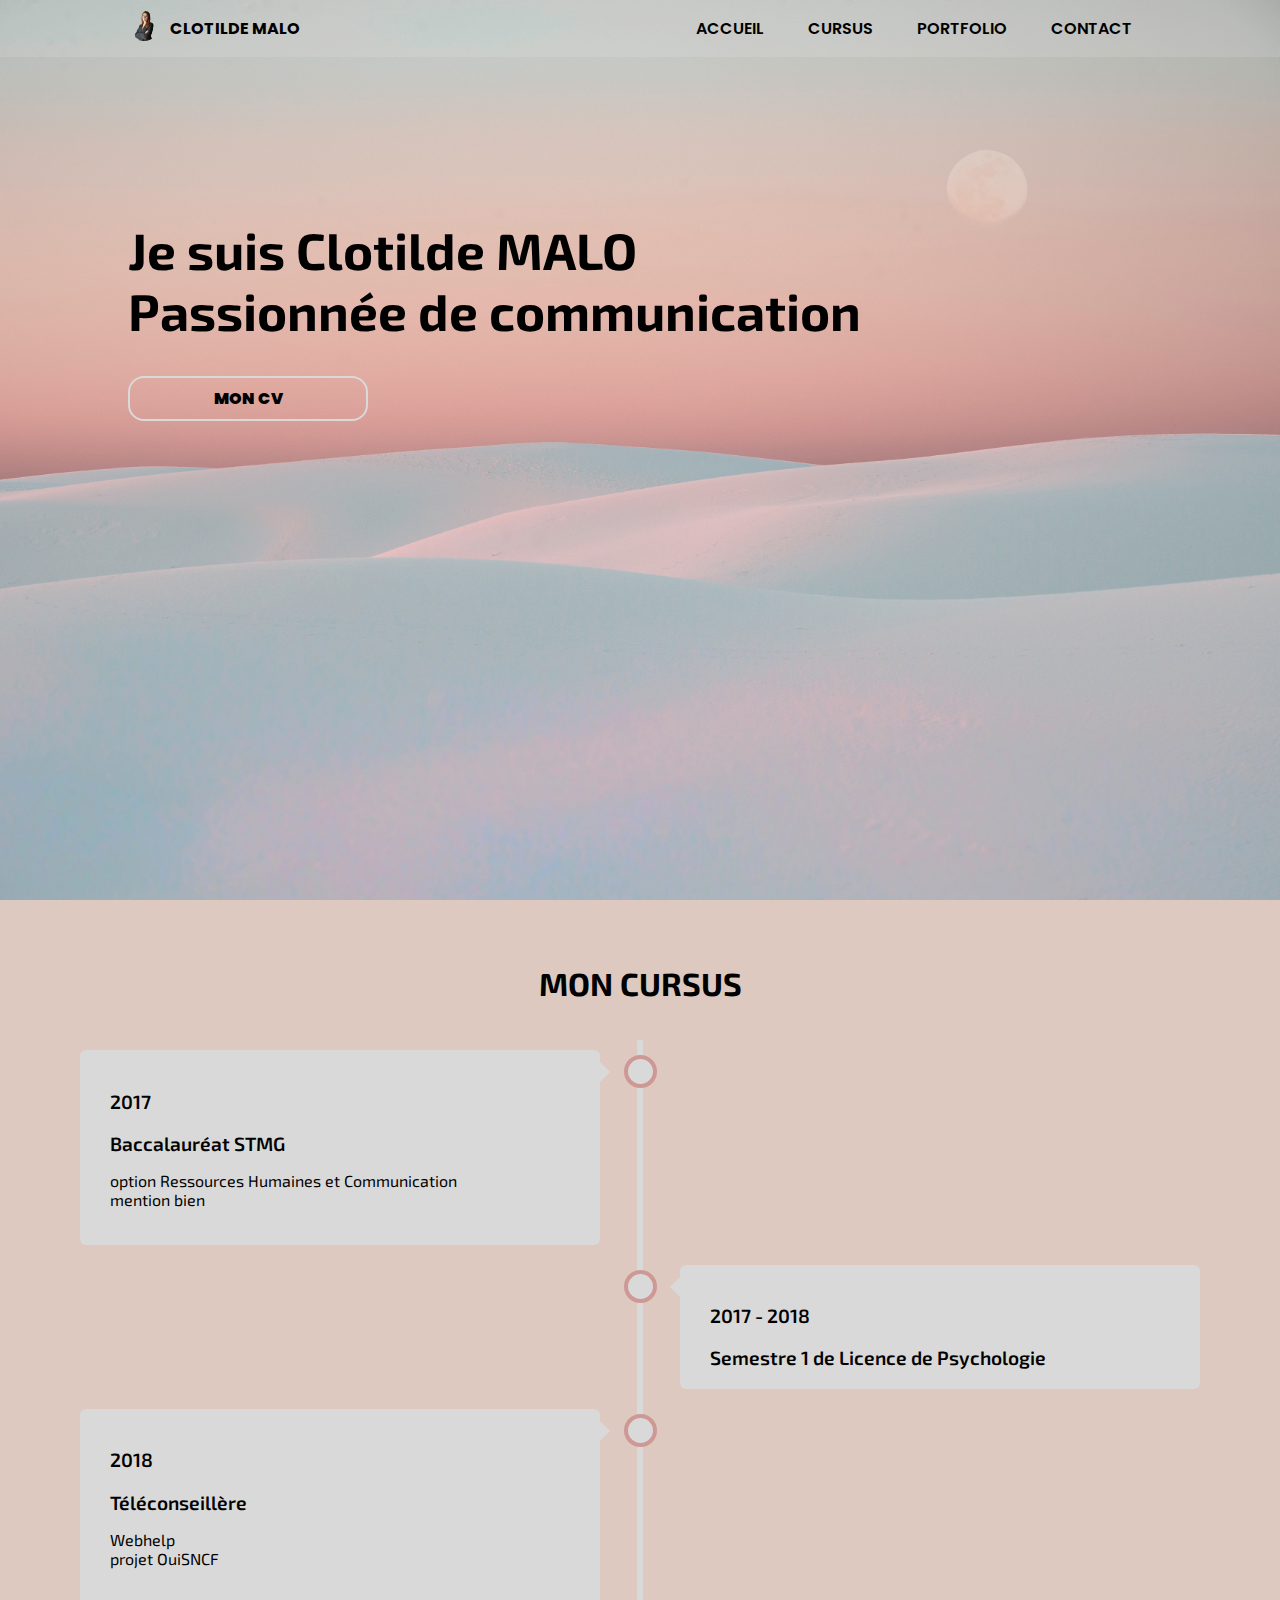
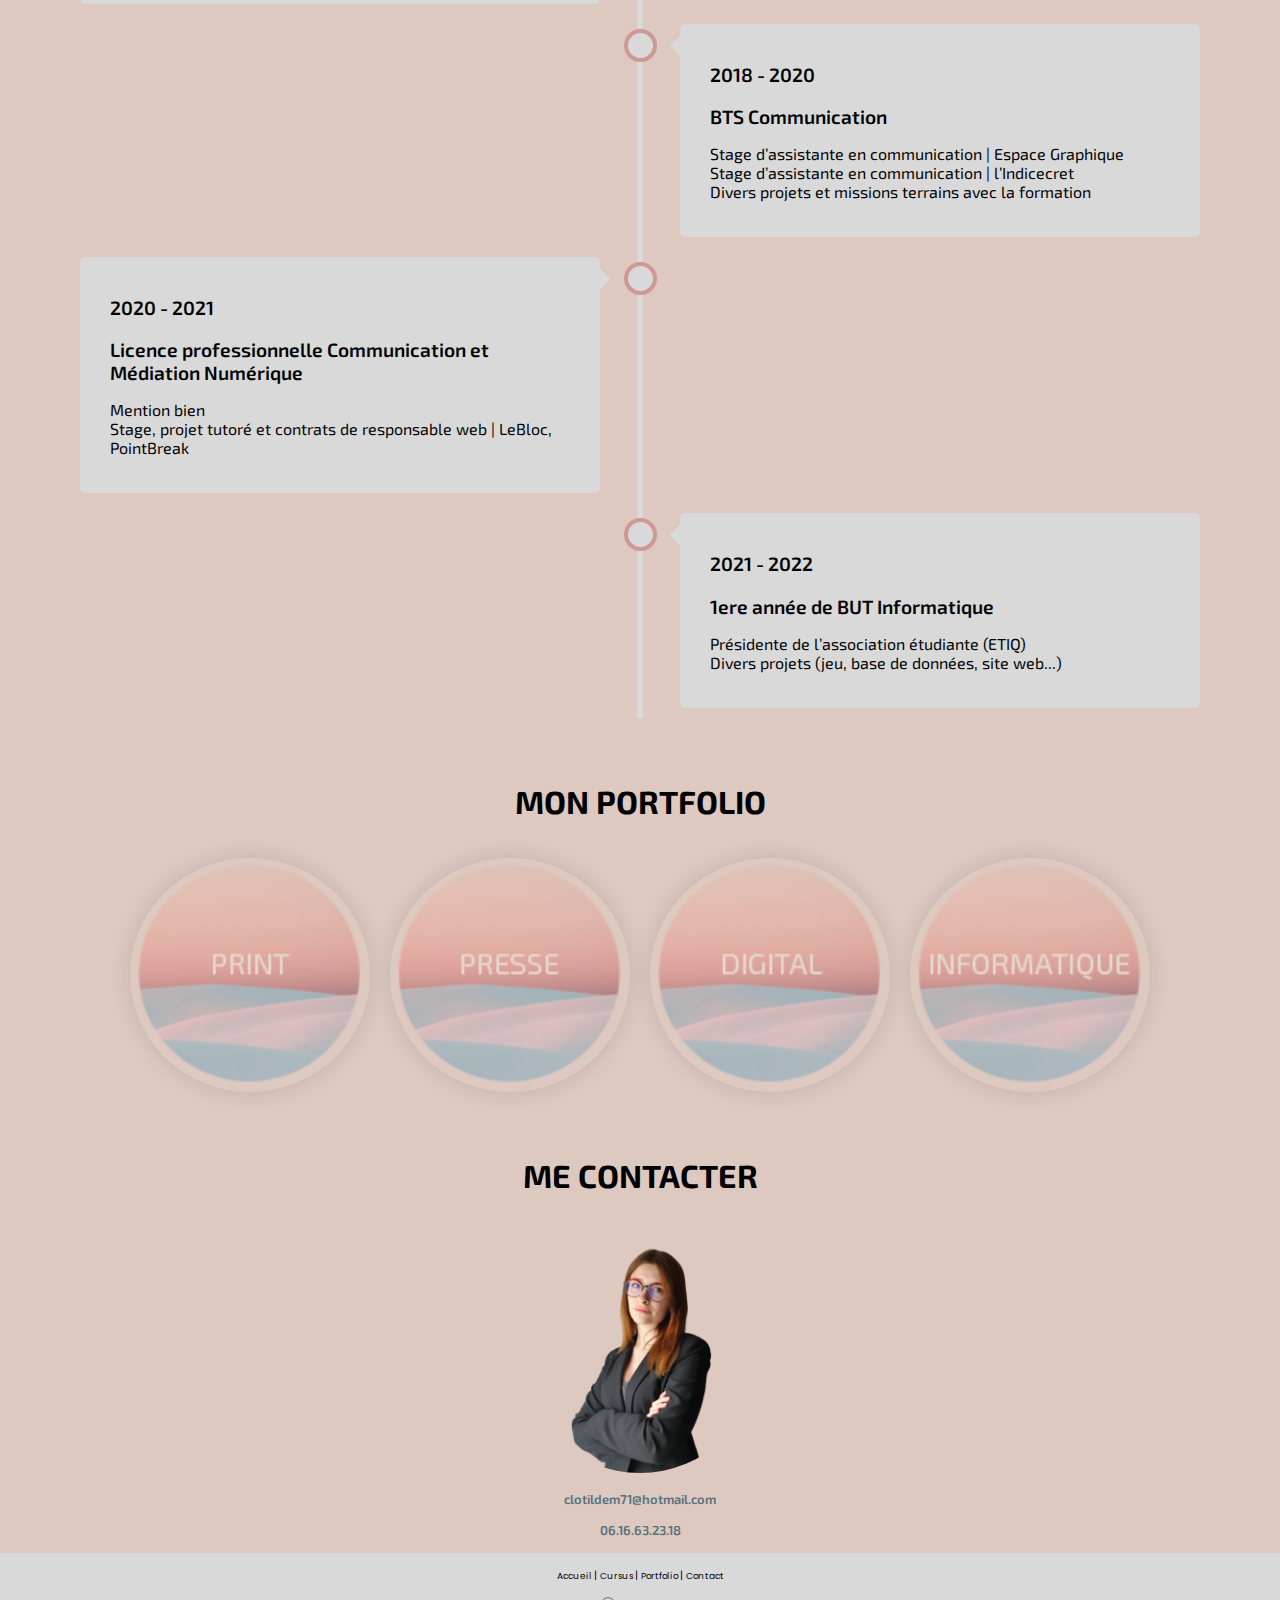
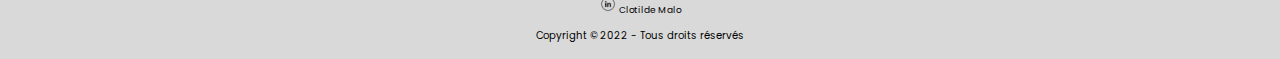
<file: index.html>
<!DOCTYPE html>
<html lang="fr">

    <head>
        <meta charset="UTF-8">
        <meta http-equiv="X-UA-Compatible" content="IE=edge">
        <meta name="autor" content="Clotilde MALO">
        <meta name="keywords" content="Portfolio, communication, informatique, Clotilde, Malo">
        <meta name="copyright" content="Clotilde MALO">
        <meta name="viewport" content="width=device-width, initial-scale=1.0">
        <title>Portfolio Clotilde MALO </title>
        <link rel="icon" href="images/Clotilde.png">
        <link rel ="apple-touch-icon" href="images/Clotilde.png">
        <link rel="stylesheet" href="styles.css">
    </head>

	<body>
    <div class="banner">
        <!--- Barre de navigation-->
		<nav>
			<div class="profile" id="accueil">
                <a href="index.html#accueil">
				<img src="images/Clotilde.png" alt="profile photo" />
                </a>
				<h1> <a href="index.html#accueil">Clotilde Malo</a></h1>
			</div>
            
            <ul>
                
                    <li>
                        <a href="index.html#accueil">Accueil</a>
                    </li>
                    

                
                <li>
                    <a href="index.html#cursus">Cursus</a>
                </li> 
               

                
                <li>
                    <a href="index.html#portfolio"> Portfolio</a>
                </li>
                

                
                    <li>
                        <a href="index.html#contact">Contact</a>
                    </li>
                
            </ul>

        </nav>
        <!--- Accueil-->
        <header>
            <div class="accueil">
                <h1> Je suis Clotilde MALO <br> 
                Passionnée de communication
                </h1>
                <a href= "docs/CV_ClotildeMALO.pdf" target="_blank">
                <button class="btn"> <span></span>Mon CV </button>
                </a>
                    
            </div>
        </header>

    </div>
        <main>
            <!--- Cursus-->
            <div class="cursus" id="cursus">
                <h2> Mon cursus </h2>

                <div class="timeline">
       
                    <div class="container left">
                        <div class="content">
                            <h3> 2017 </h3>
                            <h3> Baccalauréat STMG </h3>
                            <p> option Ressources Humaines et Communication </br> mention bien </p>
                        </div>
                    </div>

                    <div class="container right">
                        <div class="content">
                            <h3> 2017 - 2018 </h3>
                            <h3> Semestre 1 de Licence de Psychologie </h3>
                        </div>
                    </div>

                    <div class="container left">
                        <div class="content">
                            <h3> 2018 </h3>
                            <h3> Téléconseillère </h3>
                        <p> Webhelp </br> projet OuiSNCF</p>
                        </div>
                    </div>

                    <div class="container right">
                        <div class="content">
                            <h3> 2018 - 2020 </h3>
                            <h3> BTS Communication </h3>
                            <p> Stage d’assistante en communication  | Espace Graphique </br>
                                Stage d’assistante en communication | l’Indicecret </br>
                                Divers projets et missions terrains avec la formation</p>
                        </div>
                    </div>

                    <div class="container left">
                        <div class="content">
                            <h3> 2020 - 2021 </h3>
                            <h3> Licence professionnelle Communication et Médiation Numérique </h3>
                            <p> Mention bien </br>
                                Stage, projet tutoré et contrats de responsable web | LeBloc, PointBreak</p>
                        </div>
                    </div>

                    <div class="container right">
                        <div class="content">
                            <h3> 2021 - 2022 </h3>
                            <h3> 1ere année de BUT Informatique </h3>
                            <p> Présidente de l’association étudiante (ETIQ) </br>
                                Divers projets (jeu, base de données, site web...)</p>
                        </div>
                    </div>

            </div>

             <!--- Portfolio-->
            <div class="portfolio" id="portfolio">
                <h2> Mon portfolio </h2>
                <div class="containPortfolio">
                    <div class="box">
                        <a href="print.html">
                            <img src="images/print.png" alt="print" title="Print" />
                        </a>
                    </div>
                
                    <div class="box">
                        <a href="presse.html">
                            <img src="images/presse.png" alt="presse" title="Presse"/>
                        </a>
                    </div>

                

                    <div class="box">
                        <a href="digital.html">
                            <img src="images/digital.png" alt="digital" title="Digital" />
                        </a>
                    </div>

                    <div class="box">
                        <a href="info.html">
                            <img src="images/info.png" alt="informatique" title="Informatique" />
                        </a>
                    </div>
                </div>
            </div>

            <!--- Contact-->
            <div class="contact" id="contact">
                <h2> Me contacter </h2>
                <img src="images/Clotilde.png" alt="Clotilde MALO">
                <p><a href="mailto:clotildem71@hotmail.com">clotildem71@hotmail.com </a></p>
                <p> <a href="tel:0616632318">06.16.63.23.18 </a> </p>
            </div>
        </main>
         <!--- Footer-->
        <footer>
            <p> 
                <a href="index.html#accueil"> Accueil </a> | <a href="index.html#cursus"> Cursus </a> | <a href="index.html#portfolio"> Portfolio </a> | <a href="index.html#contact"> Contact </a>
            </p>
            <p>
                <a href="https://www.linkedin.com/in/clotilde-malo/"> <img src="images/linkedin.png" alt="LinkedIn" title="LinkedIn Clotilde MALO"/> Clotilde Malo</a>
            </p>
            <p> Copyright © 2022 - Tous droits réservés </p>

        </footer>
    </body>
</html>
</file>
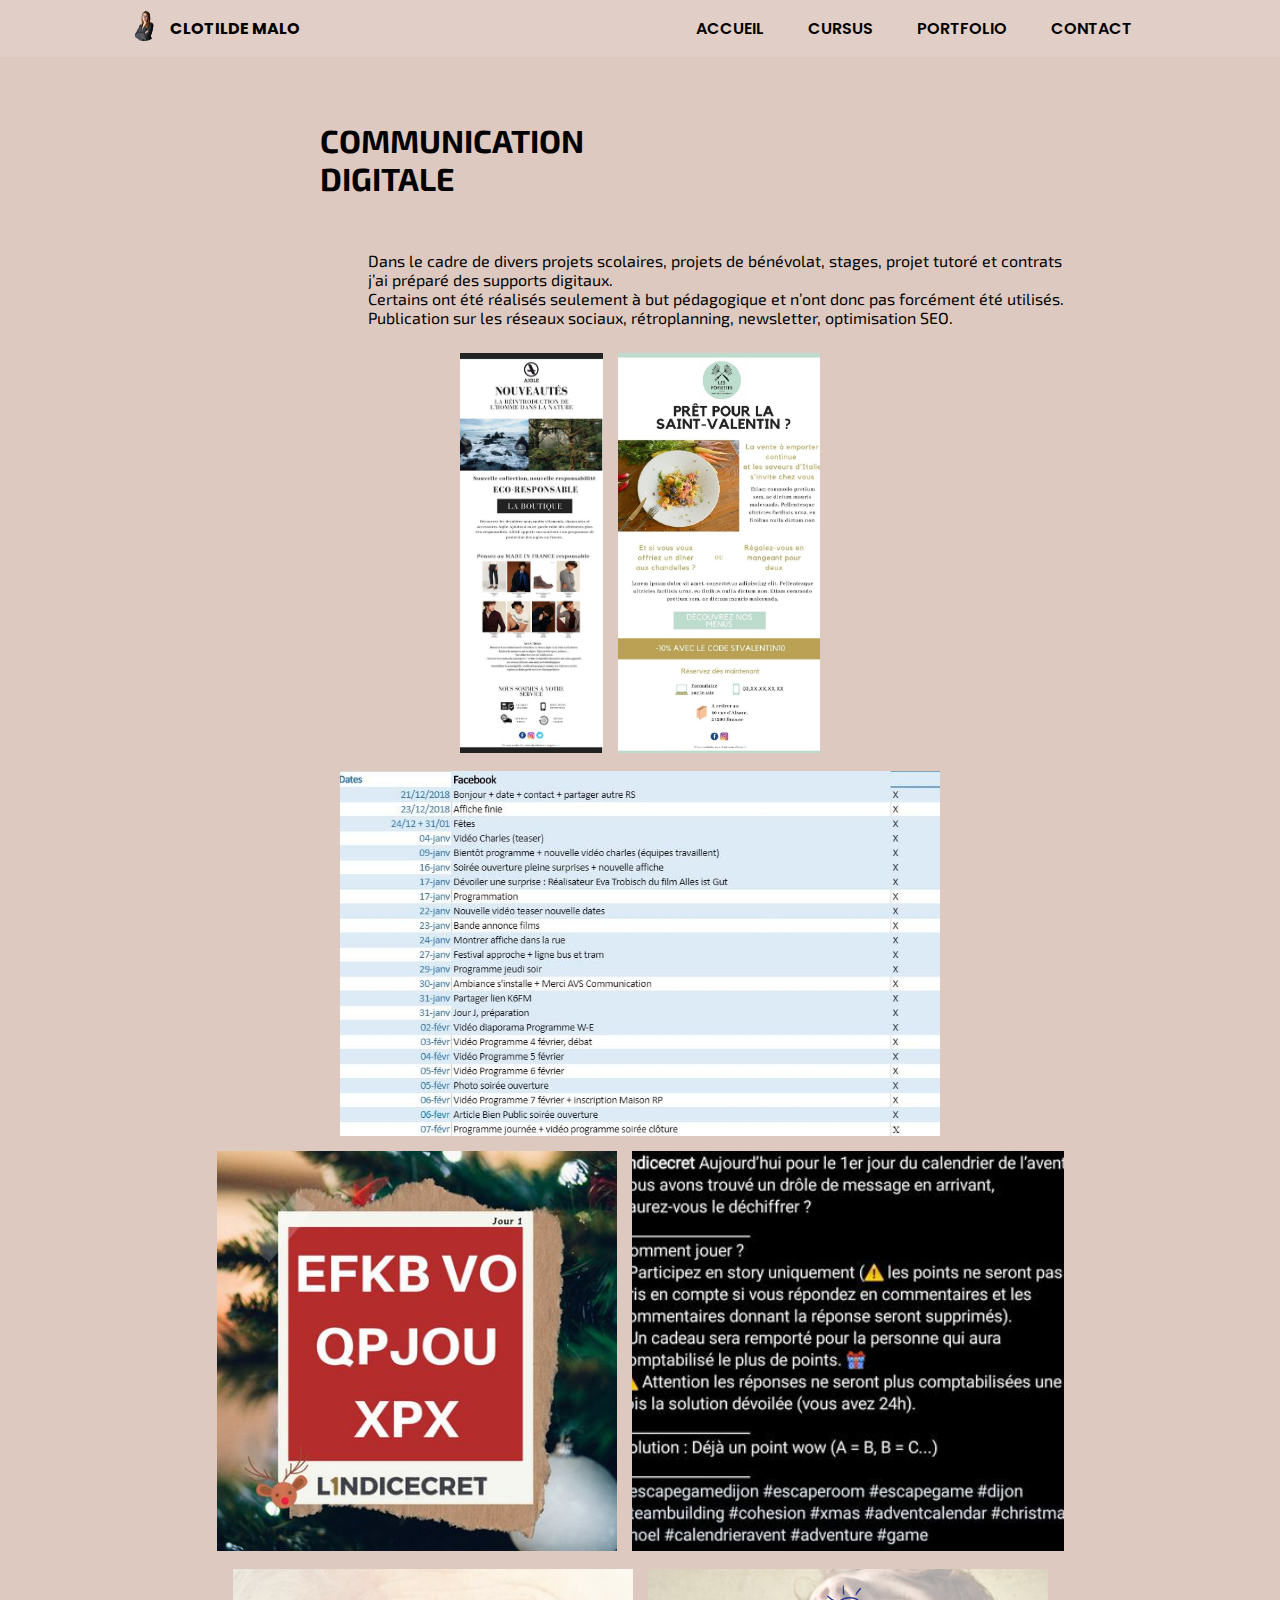
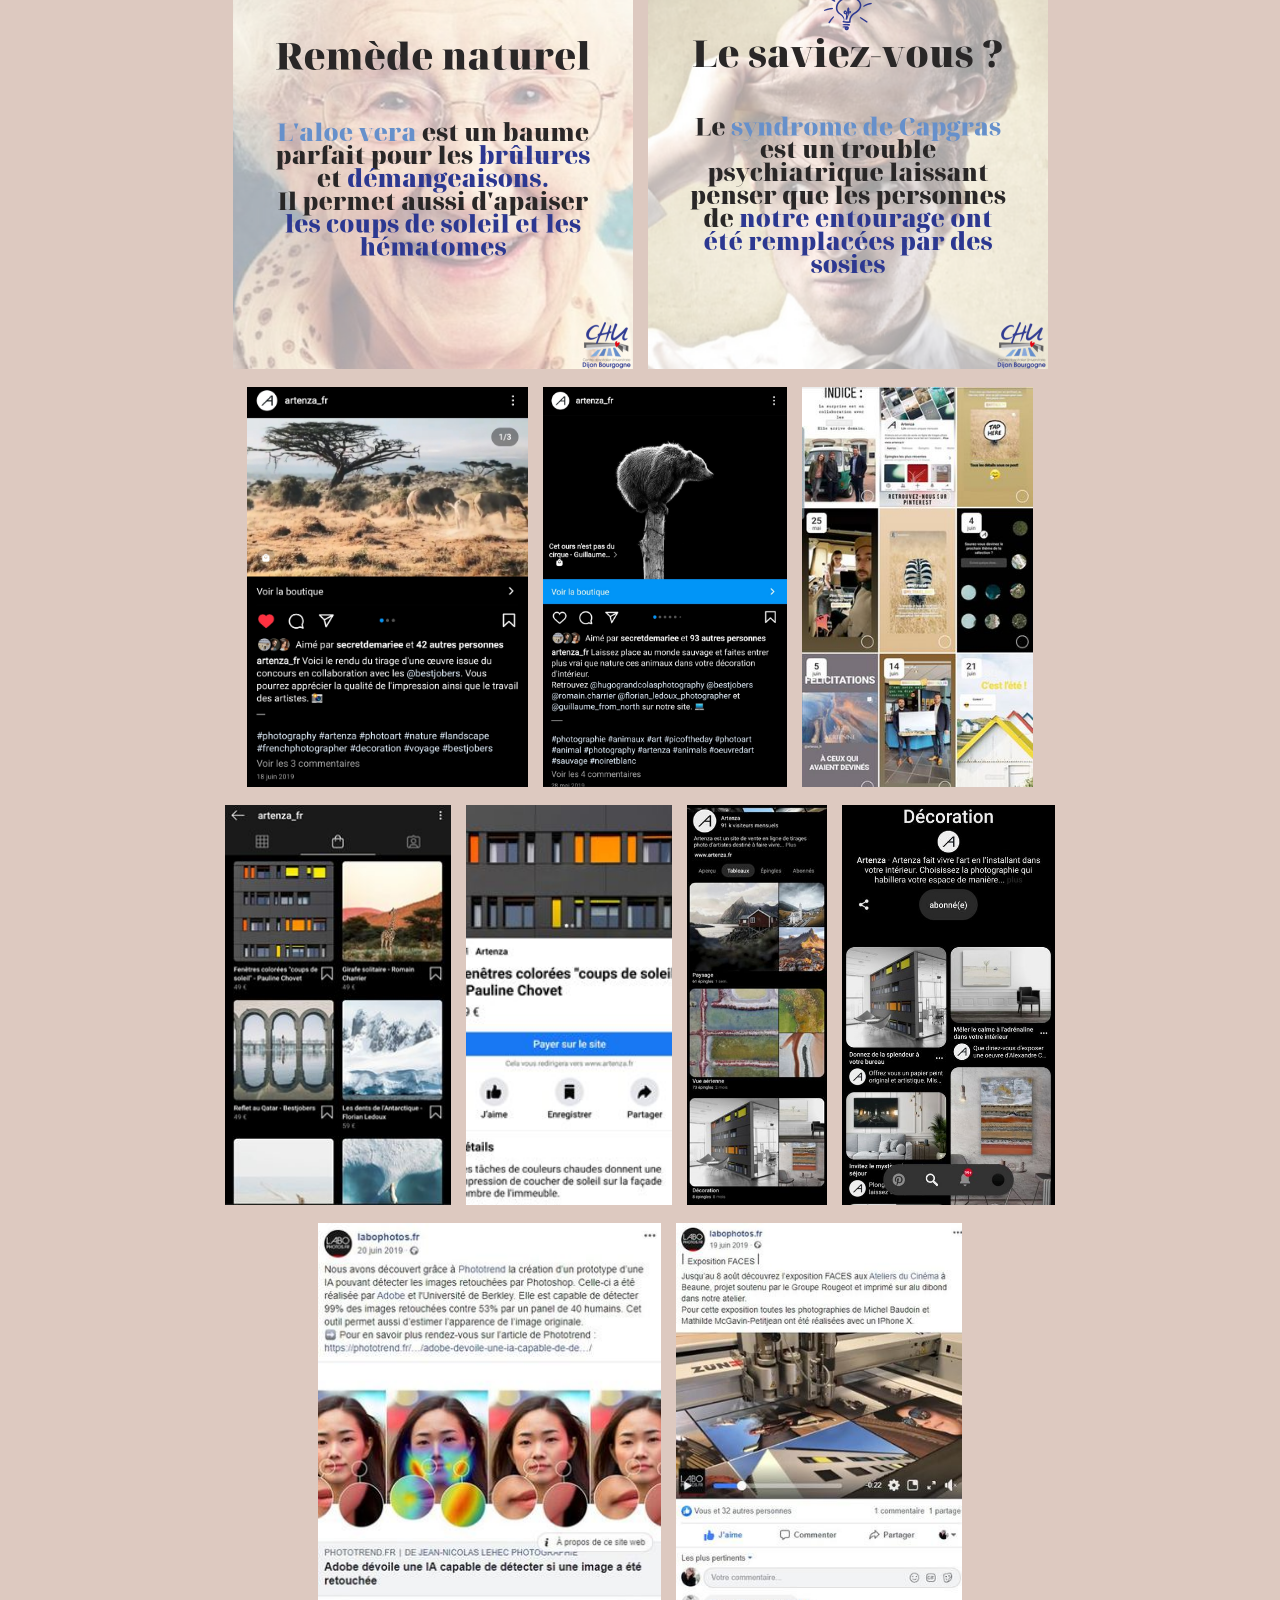
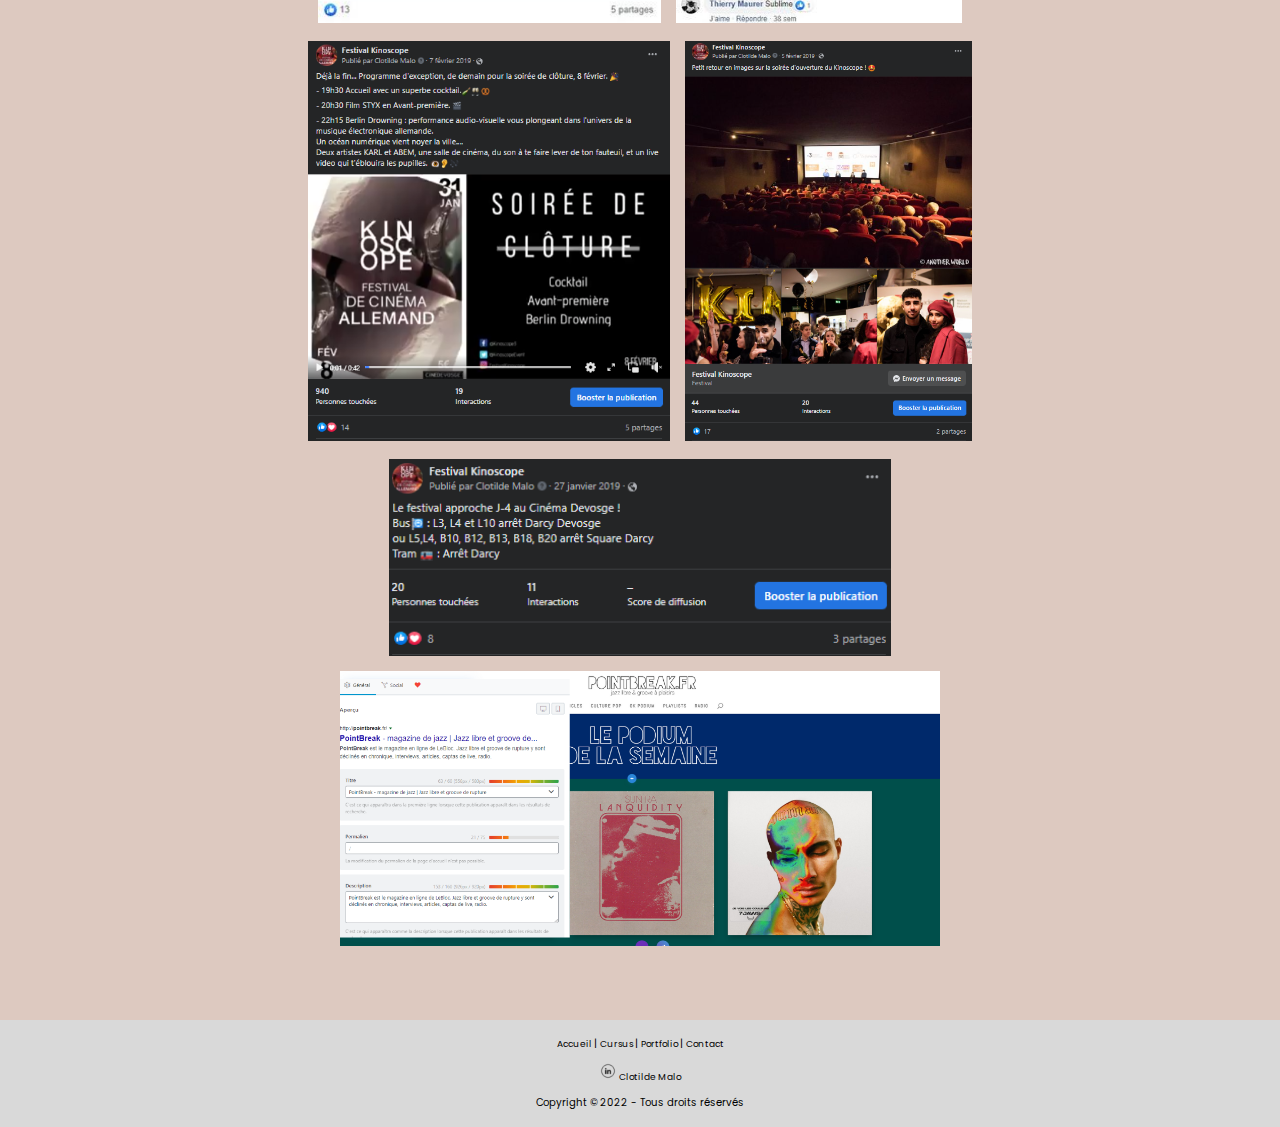
<file: digital.html>
<!DOCTYPE html>
<html lang="fr">

    <head>
        <meta charset="UTF-8">
        <meta http-equiv="X-UA-Compatible" content="IE=edge">
        <meta name="autor" content="Clotilde MALO">
        <meta name="keywords" content="Portfolio, communication, informatique, Clotilde, Malo">
        <meta name="copyright" content="Clotilde MALO">
        <meta name="viewport" content="width=device-width, initial-scale=1.0">
        <title>Portfolio Clotilde MALO | Digital</title>
        <link rel="icon" href="images/Clotilde.png">
        <link rel ="apple-touch-icon" href="images/Clotilde.png">
        <link rel="stylesheet" href="styles.css">
    </head>

	<body>
        <!--- Barre de navigation-->
		<nav>
			<div class="profile" id="accueil">
                <a href="index.html#accueil">
				<img src="images/Clotilde.png" alt="profile photo" />
                </a>
				<h1> <a href="index.html#accueil">Clotilde Malo</a></h1>
			</div>
            
            <ul>
                
                    <li>
                        <a href="index.html#accueil">Accueil</a>
                    </li>
                    

                
                <li>
                    <a href="index.html#cursus">Cursus</a>
                </li> 
               

                
                <li>
                    <a href="index.html#portfolio"> Portfolio</a>
                </li>
                

                
                    <li>
                        <a href="index.html#contact">Contact</a>
                    </li>
                
            </ul>

        </nav>

        <main>
        <div class="sous-page-txt">
            <div class="entete">
                <h2> Communication <br> digitale </h2>
                <p> Dans le cadre de divers projets scolaires, projets de bénévolat, stages, projet tutoré et contrats <br>
                    j’ai préparé des supports digitaux. <br>
                    Certains ont été réalisés seulement à but pédagogique et n’ont donc pas forcément été utilisés.<br>
                    Publication sur les réseaux sociaux, rétroplanning, newsletter, optimisation SEO.
                </p>
            </div>
        </div>  

        <div class="containergall">
            <div class ="gallery">
                <div class="image"> <img src="images/digital/Aigle-Newsletter.jpg" alt="Newsletter Aigle"> </div>
                <div class="image"> <img src="images/digital/LesPopiette-Newsletter.jpg" alt="Newsletter Les Popiettes"> </div>
                <div class="image"> <img src="images/digital/Kinoscope-Retroplanning.jpg" alt="Retroplanning Kinoscope"> </div>
                <div class="image"> <img src="images/digital/Indicecret-ConcoursNoel (1).jpg" alt="Concours L'Indicecret"> </div>
                <div class="image"> <img src="images/digital/Indicecret-ConcoursNoel (4).jpg" alt="Concours L'Indicecret"> </div>
                <div class="image"> <img src="images/digital/CHU-ExemplePubli (1).png" alt="CHU Exemple Publication"> </div>
                <div class="image"> <img src="images/digital/CHU-ExemplePubli (4).png" alt="CHU Exemple Publication"> </div>
                <div class="image"> <img src="images/digital/Artenza-Insta.jpg" alt="Artenza Publication Instagram"> </div>
                <div class="image"> <img src="images/digital/Artenza-Instaé.jpg" alt="Artenza Publication Instagram"> </div>
                <div class="image"> <img src="images/digital/ArtenzaLabophoto-Story (1).jpg" alt="Artenza Stories Instagram"> </div>
                <div class="image"> <img src="images/digital/Artenza-Boutique (3).jpg" alt="Artenza Boutique Instagram"> </div>
                <div class="image"> <img src="images/digital/Artenza-Boutique (4).jpg" alt="Artenza Boutique Facebook"> </div>
                <div class="image"> <img src="images/digital/Artenza-Pinterest (1).jpg" alt="Artenza Pinterest"> </div>
                <div class="image"> <img src="images/digital/Artenza-Pinterest (2).jpg" alt="Artenza Pinterest"> </div>
                <div class="image"> <img src="images/digital/Labophoto-Facebook (1).jpg" alt="Labophoto Publication Facebook"> </div>
                <div class="image"> <img src="images/digital/Labophoto-Facebook (2).jpg" alt="Labophoto Publication Facebook"> </div>
                <div class="image"> <img src="images/digital/Kinoscope-Publication1.png" alt="Kinoscope Publication Facebook"> </div>
                <div class="image"> <img src="images/digital/Kinoscope-Publication2.png" alt="Kinoscope Publication Facebook"> </div>
                <div class="image"> <img src="images/digital/Kinoscope-Publication4.png" alt="Kinoscope Publication Facebook"> </div>
                <div class="image"> <img src="images/digital/PointBreak-SEO.png" alt="PointBreak SEO du site"> </div>

                

            </div>


            <div class="popup-image">
                <span>&times;</span>
                <div class ="image"><img src="images/print/Biennale-PropositionAffiche.jpg" alt="Affiche Biennale"></div>

            </div>

        </div>

        <script>

            document.querySelectorAll('.gallery img').forEach(image =>{
                image.onclick= () =>{ 
                    document.querySelector('.popup-image').style.display = "block";
                    document.querySelector('.popup-image img').src = image.getAttribute('src');
                }
            });

            document.querySelector('.popup-image span').onclick = () =>{
                document.querySelector('.popup-image').style.display = 'none';

            }

        </script>

        </main>

         <!--- Footer-->
         <footer>
            <p> 
                <a href="index.html#accueil"> Accueil </a> | <a href="index.html#cursus"> Cursus </a> | <a href="index.html#portfolio"> Portfolio </a> | <a href="index.html#contact"> Contact </a>
            </p>
            <p>
                <a href="https://www.linkedin.com/in/clotilde-malo/"> <img src="images/linkedin.png" alt="LinkedIn" title="LinkedIn Clotilde MALO"/> Clotilde Malo</a>
            </p>
            <p> Copyright © 2022 - Tous droits réservés </p>

        </footer>

    </body>
</file>
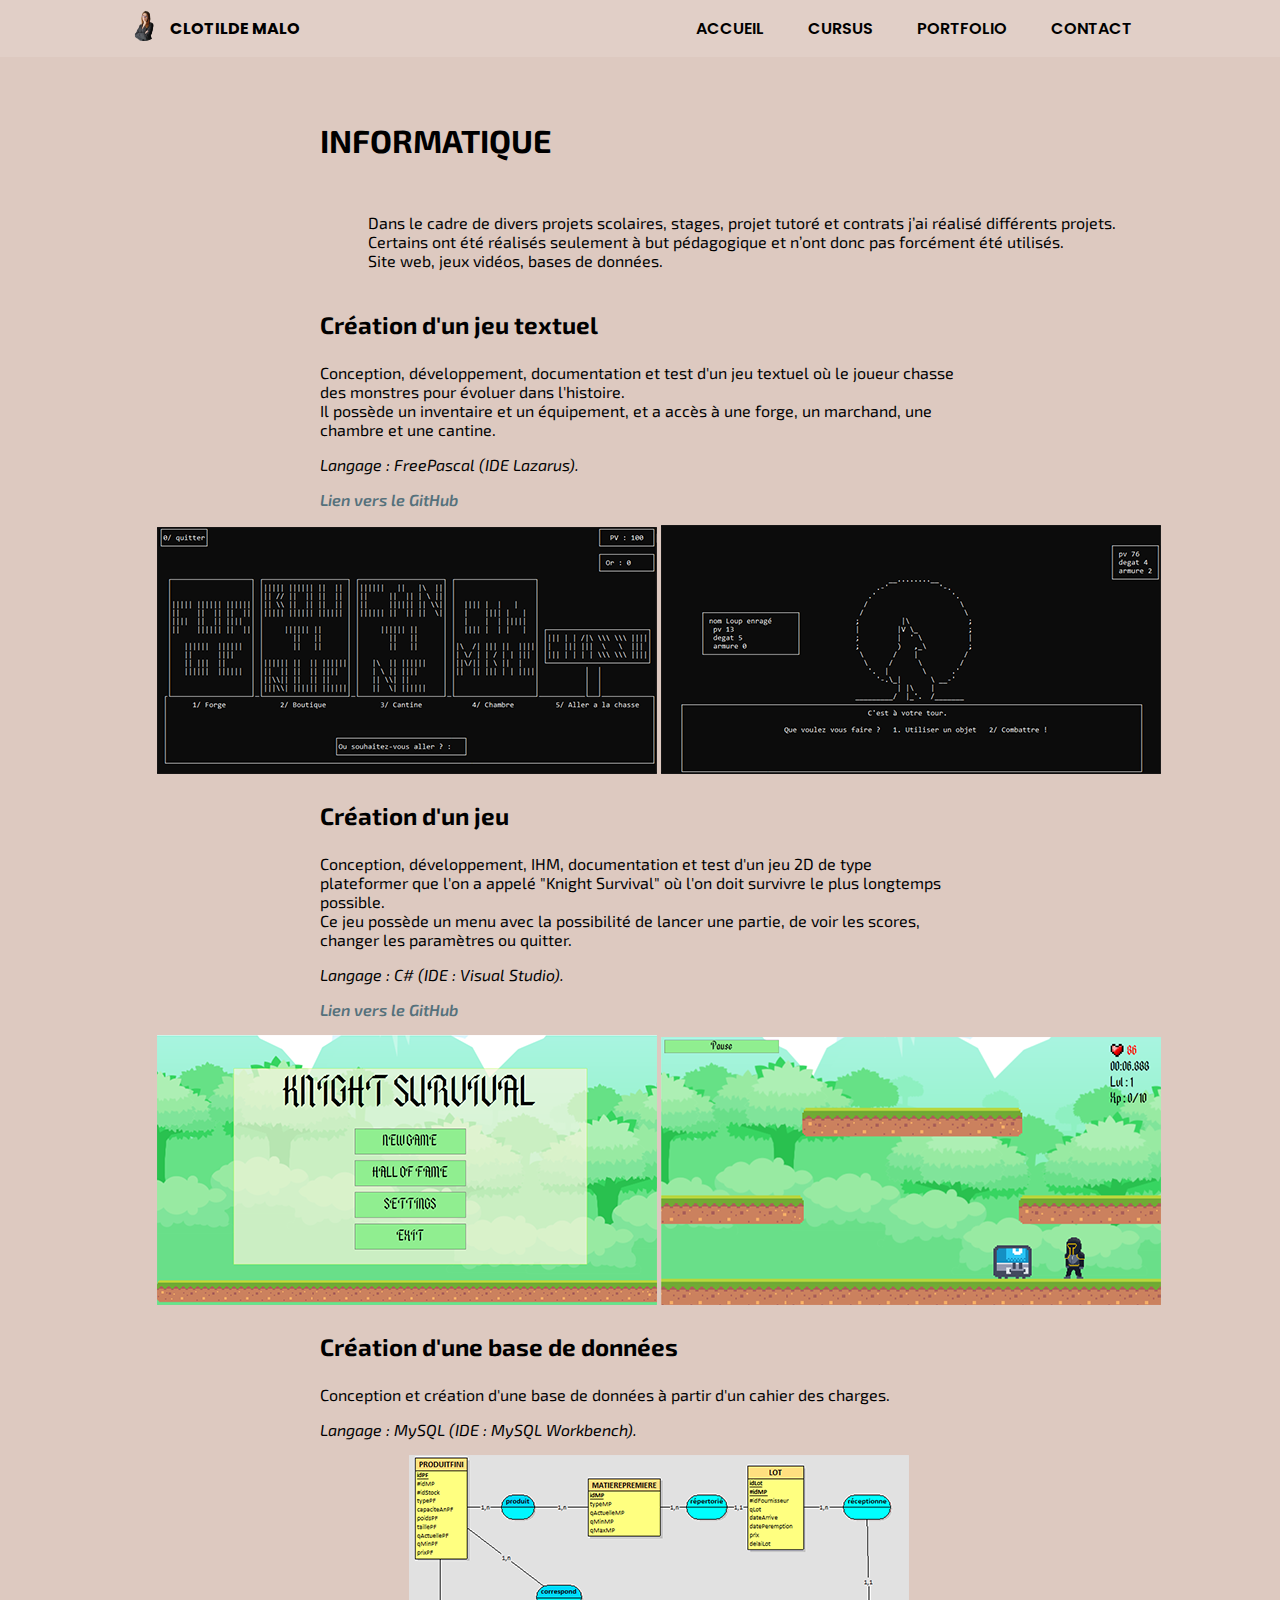
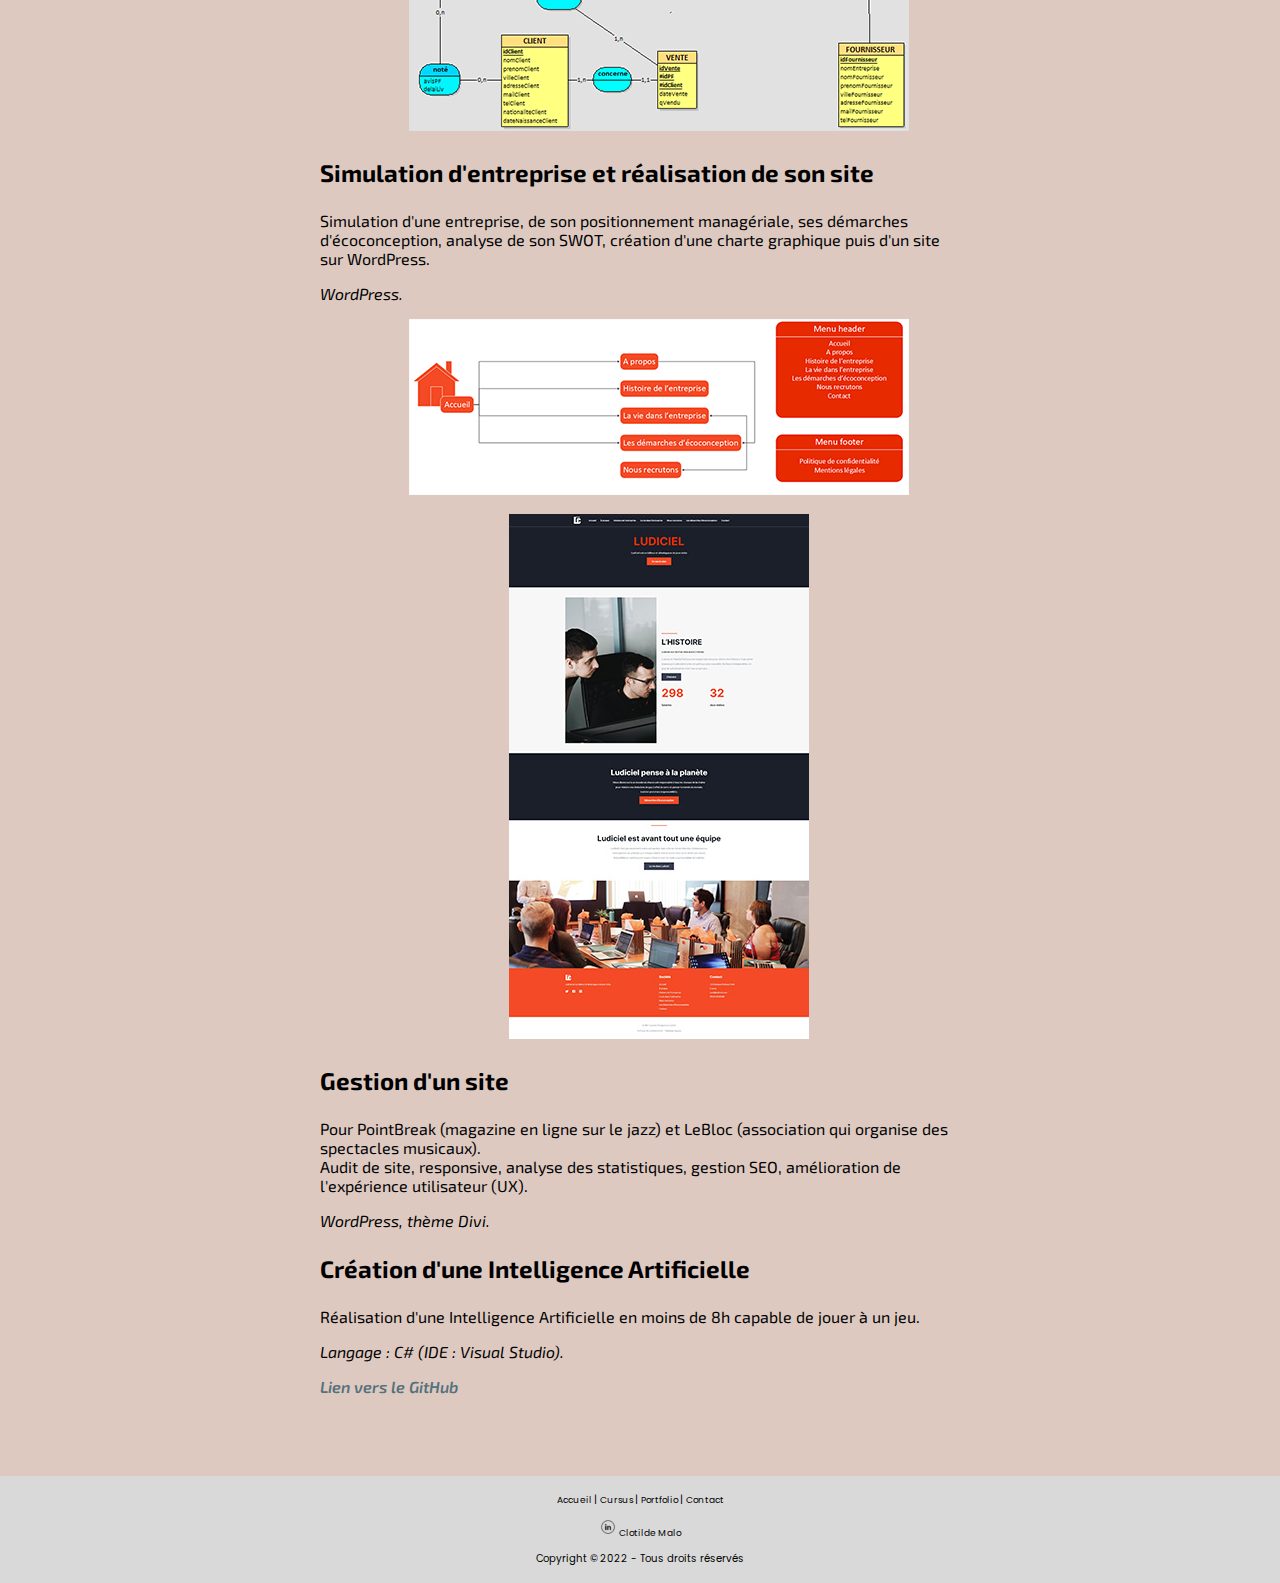
<file: info.html>
<!DOCTYPE html>
<html lang="fr">

    <head>
        <meta charset="UTF-8">
        <meta http-equiv="X-UA-Compatible" content="IE=edge">
        <meta name="autor" content="Clotilde MALO">
        <meta name="keywords" content="Portfolio, communication, informatique, Clotilde, Malo">
        <meta name="copyright" content="Clotilde MALO">
        <meta name="viewport" content="width=device-width, initial-scale=1.0">
        <title>Portfolio Clotilde MALO | Informatique</title>
        <link rel="icon" href="images/Clotilde.png">
        <link rel ="apple-touch-icon" href="images/Clotilde.png">
        <link rel="stylesheet" href="styles.css">
    </head>

	<body>
        <!--- Barre de navigation-->
		<nav>
			<div class="profile" id="accueil">
                <a href="index.html#accueil">
				<img src="images/Clotilde.png" alt="profile photo" />
                </a>
				<h1> <a href="index.html#accueil">Clotilde Malo</a></h1>
			</div>
            
            <ul>
                
                    <li>
                        <a href="index.html#accueil">Accueil</a>
                    </li>
                    

                
                <li>
                    <a href="index.html#cursus">Cursus</a>
                </li> 
               

                
                <li>
                    <a href="index.html#portfolio"> Portfolio</a>
                </li>
                

                
                    <li>
                        <a href="index.html#contact">Contact</a>
                    </li>
                
            </ul>

        </nav>

        <main>
        <div class="sous-page-txt">
            <div class="entete">
                <h2> Informatique </h2>
                <p> Dans le cadre de divers projets scolaires, stages, projet tutoré et contrats j’ai réalisé différents projets. <br>
                    Certains ont été réalisés seulement à but pédagogique et n’ont donc pas forcément été utilisés.<br>
                    Site web, jeux vidéos, bases de données.
                </p>
            </div>
        </div>  

        <div class="contenu">

            <h3> Création d'un jeu textuel </h3>
            <p> Conception, développement, documentation et test d'un jeu textuel où le joueur chasse des monstres pour évoluer dans l'histoire. <br>
                Il possède un inventaire et un équipement, et a accès à une forge, un marchand, une chambre et une cantine. </p>
            <div class="logi"><p> 
                Langage : FreePascal (IDE Lazarus). 
            </p></div>
            <a href="https://github.com/Cloome/JeuTextuel"> <p>Lien vers le GitHub</p> </a>
            <div class="gallery">
                <img src="images/info/MenuJeuTextuel.png" alt="Menu Jeu Textuel">
                <img src="images/info/ChasseJeuTextuel.png" alt="Chasse Jeu Textuel">
            </div>

            <h3> Création d'un jeu </h3>
            <p> Conception, développement, IHM, documentation et test d'un jeu 2D de type plateformer que l'on a appelé "Knight Survival" où l'on doit survivre le plus longtemps possible. <br>
                Ce jeu possède un menu avec la possibilité de lancer une partie, de voir les scores, changer les paramètres ou quitter. </p>
            <div class="logi"><p>
                Langage : C# (IDE : Visual Studio).
            </p></div>
            <a href="https://github.com/Cloome/KnightSurvival"><p>Lien vers le GitHub</p></a>
            <div class="gallery">
                <img src="images/info/MenuKnightSurvival.png" alt="Menu Knight Survival">
                <img src="images/info/KnightSurvival.png" alt="Knight Survival">
            </div>

            <h3> Création d'une base de données</h3>
            <p> Conception et création d'une base de données à partir d'un cahier des charges. </p>
            <div class="logi"><p>
                Langage : MySQL (IDE : MySQL Workbench).
            </p></div>
            <div class="gallery">
                <img src="images/info/MCD_BDD.png" alt="MCD Base de données">
            </div>


            <h3> Simulation d'entreprise et réalisation de son site </h3>
            <p> 
                Simulation d'une entreprise, de son positionnement managériale, ses démarches d'écoconception, analyse de son SWOT, création d'une charte graphique puis d'un site sur WordPress. <br>
            </p>
            <div class="logi"><p>
                WordPress.
            </p></div>
            <div class="gallery">
                <img src="images/info/HierarchieLudiciel.png" alt="Hiérarchisation du site Ludiciel">
                <p></p>
                <img src="images/info/LudicielSite.jfif" alt="Accueil site Ludiciel">
            </div>

            <h3> Gestion d'un site </h3>
            <p> Pour PointBreak (magazine en ligne sur le jazz) et LeBloc (association qui organise des spectacles musicaux). <br>
                Audit de site, responsive, analyse des statistiques, gestion SEO, amélioration de l'expérience utilisateur (UX). </p>
            <div class="logi"><p>
                WordPress, thème Divi.
            </p></div>  

            <h3> Création d'une Intelligence Artificielle</h3>
            <p> Réalisation d'une Intelligence Artificielle en moins de 8h capable de jouer à un jeu. </p>
            <div class="logi"><p>
                Langage : C# (IDE : Visual Studio).
            </p></div>
            <div class="last">
                <a href="https://github.com/Cloome/IA"> <p>Lien vers le GitHub</p></a>
            </div>
            
         


            <div class="popup-image">
                <span>&times;</span>
                <div class ="image"><img src="images/info/MenuJeuTextuel.png" alt="Menu Jeu Textuel"></div>

            </div>

        </div>

        <script>

            document.querySelectorAll('.gallery img').forEach(image =>{
                image.onclick= () =>{ 
                    document.querySelector('.popup-image').style.display = "block";
                    document.querySelector('.popup-image img').src = image.getAttribute('src');
                }
            });

            document.querySelector('.popup-image span').onclick = () =>{
                document.querySelector('.popup-image').style.display = 'none';

            }

        </script>
        </div>


        </main>

         <!--- Footer-->
         <footer>
            <p> 
                <a href="index.html#accueil"> Accueil </a> | <a href="index.html#cursus"> Cursus </a> | <a href="index.html#portfolio"> Portfolio </a> | <a href="index.html#contact"> Contact </a>
            </p>
            <p>
                <a href="https://www.linkedin.com/in/clotilde-malo/"> <img src="images/linkedin.png" alt="LinkedIn" title="LinkedIn Clotilde MALO"/> Clotilde Malo</a>
            </p>
            <p> Copyright © 2022 - Tous droits réservés </p>

        </footer>

    </body>
</file>
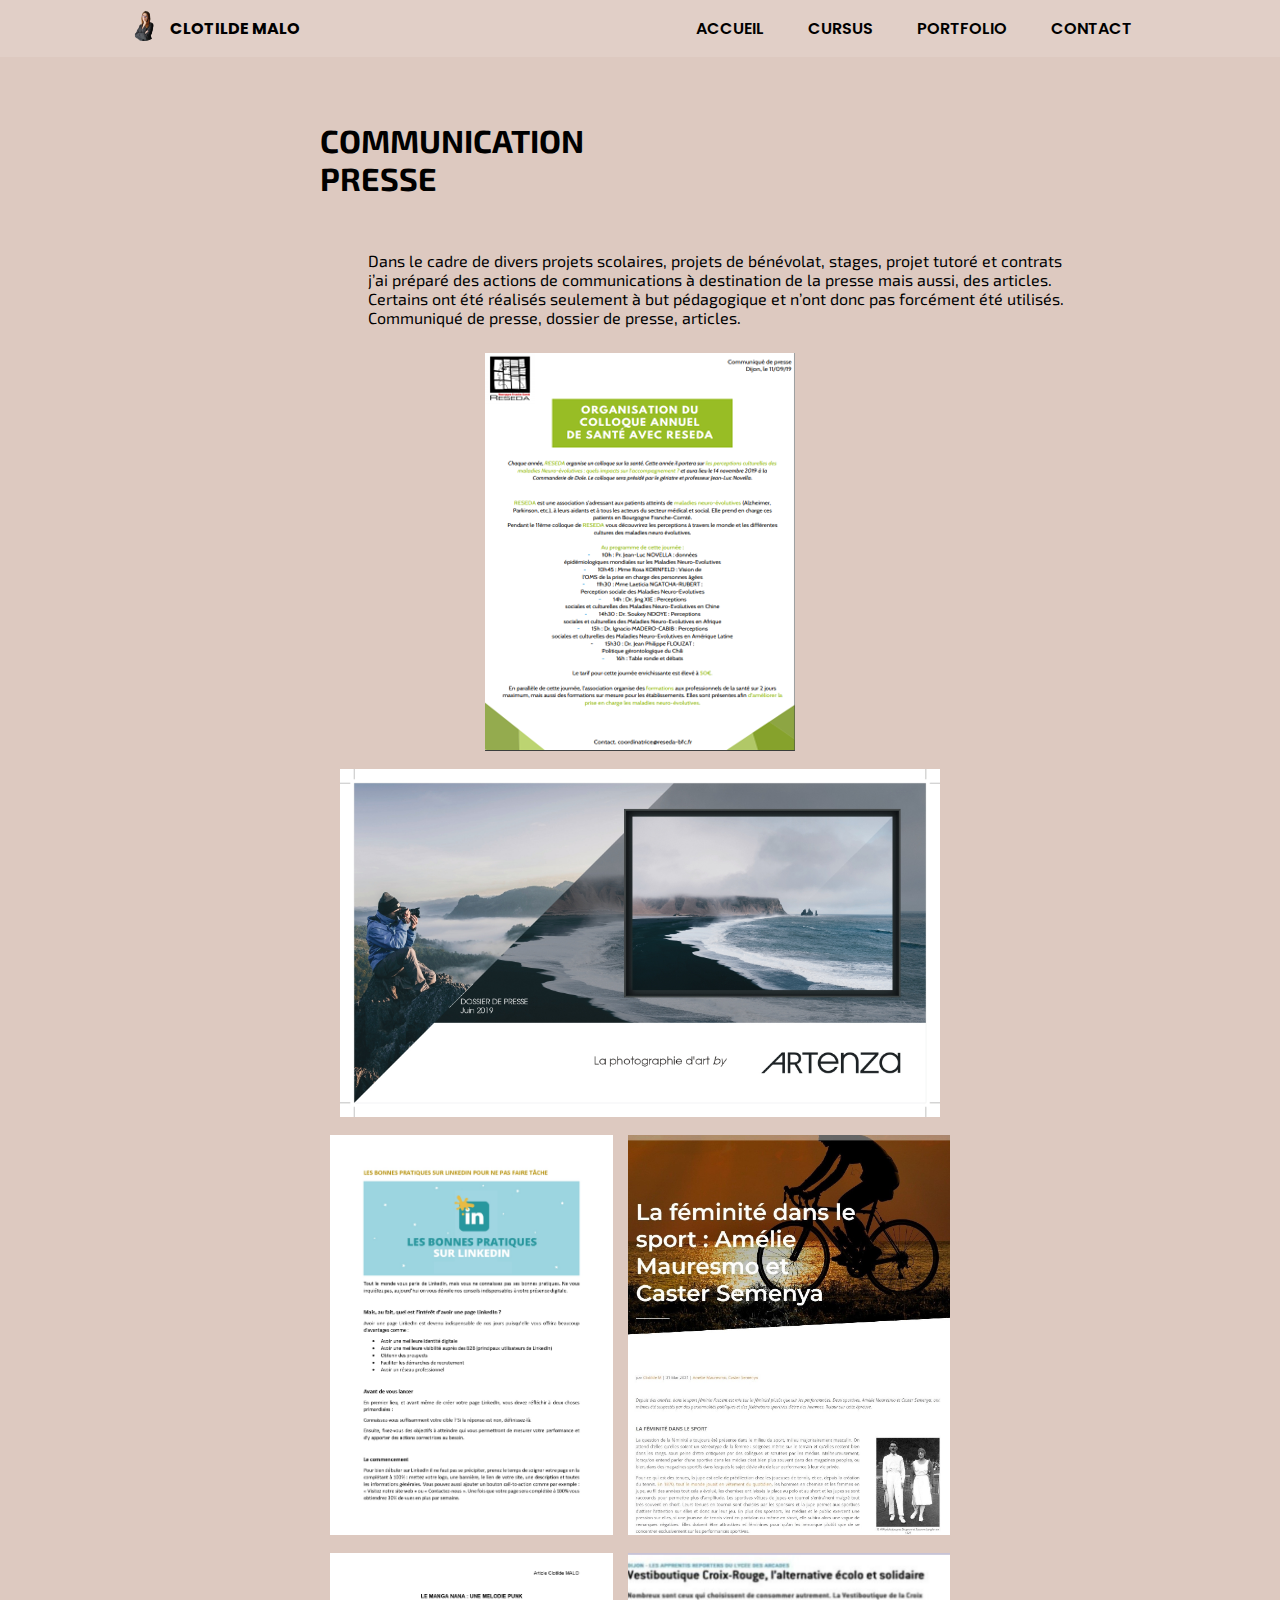
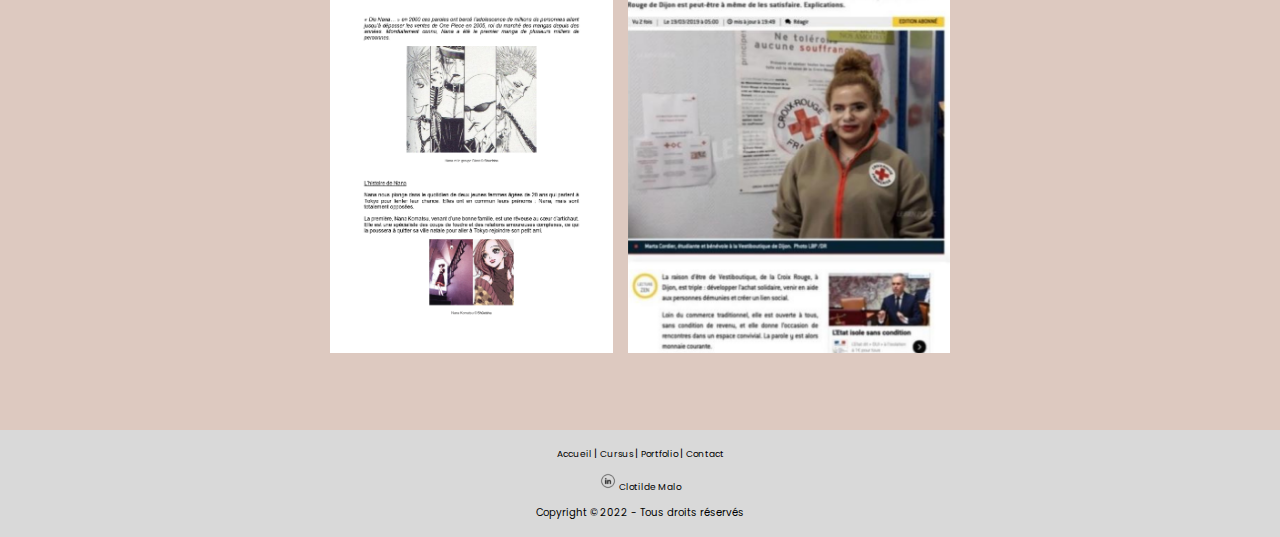
<file: presse.html>
<!DOCTYPE html>
<html lang="fr">

    <head>
        <meta charset="UTF-8">
        <meta http-equiv="X-UA-Compatible" content="IE=edge">
        <meta name="autor" content="Clotilde MALO">
        <meta name="keywords" content="Portfolio, communication, informatique, Clotilde, Malo">
        <meta name="copyright" content="Clotilde MALO">
        <meta name="viewport" content="width=device-width, initial-scale=1.0">
        <title>Portfolio Clotilde MALO | Presse</title>
        <link rel="icon" href="images/Clotilde.png">
        <link rel ="apple-touch-icon" href="images/Clotilde.png">
        <link rel="stylesheet" href="styles.css">
    </head>

	<body>
        <!--- Barre de navigation-->
		<nav>
			<div class="profile" id="accueil">
                <a href="index.html#accueil">
				<img src="images/Clotilde.png" alt="profile photo" />
                </a>
				<h1> <a href="index.html#accueil">Clotilde Malo</a></h1>
			</div>
            
            <ul>
                
                    <li>
                        <a href="index.html#accueil">Accueil</a>
                    </li>
                    

                
                <li>
                    <a href="index.html#cursus">Cursus</a>
                </li> 
               

                
                <li>
                    <a href="index.html#portfolio"> Portfolio</a>
                </li>
                

                
                    <li>
                        <a href="index.html#contact">Contact</a>
                    </li>
                
            </ul>

        </nav>

        <main>
        <div class="sous-page-txt">
            <div class="entete">
                <h2> Communication <br> presse </h2>
                <p> Dans le cadre de divers projets scolaires, projets de bénévolat, stages, projet tutoré et contrats <br>
                     j’ai préparé des actions de communications à destination de la presse mais aussi, des articles. <br>
                     Certains ont été réalisés seulement à but pédagogique et n’ont donc pas forcément été utilisés. <br>
                    Communiqué de presse, dossier de presse, articles.
                </p>
            </div>
        </div>  

        <div class="containergall">
            <div class ="gallery">
                <a href="docs/presse/Reseda-CommuniquePresse.pdf" target="_blank">
                <div class="image"> <img src="images/presse/Reseda-CommuniquePresse.png" alt="Communique de presse Réséda"> </div>
                </a>

                <a href="docs/presse/Dossier Presse Artenza.pdf" target="_blank">
                <div class="image"> <img src="images/presse/Dossier Presse Artenza.jpg" alt="Dossier de presse Artenza"> </div>
                </a>
                
                <a href="docs/presse/Linkedin-Article.pdf" target="_blank">
                <div class="image"> <img src="images/presse/Linkedin-Article (1).jpg" alt="Article LinkedIn"> </div>
                </a>

                <a href="docs/presse/SportduCommun_Article.pdf" target="_blank">
                <div class="image"> <img src="images/presse/SportduCommun-Article.jpg" alt="Article Sport du Commun - Mauresmo"> </div>
                </a>

                <a href="docs/presse/Nana-Article.pdf" target="_blank">
                <div class="image"> <img src="images/presse/Nana-Article (1).jpg" alt="Article manga Nana"> </div>
                </a>

                <a href="docs/presse/BienPublicCroixRouge-Article.pdf" target="_blank">
                <div class="image"> <img src="images/presse/BienPublicCroixRouge-Article.png" alt="Article Croix Rouge"> </div>
                </a>
            </div>

        </main>

         <!--- Footer-->
         <footer>
            <p> 
                <a href="index.html#accueil"> Accueil </a> | <a href="index.html#cursus"> Cursus </a> | <a href="index.html#portfolio"> Portfolio </a> | <a href="index.html#contact"> Contact </a>
            </p>
            <p>
                <a href="https://www.linkedin.com/in/clotilde-malo/"> <img src="images/linkedin.png" alt="LinkedIn" title="LinkedIn Clotilde MALO"/> Clotilde Malo</a>
            </p>
            <p> Copyright © 2022 - Tous droits réservés </p>

        </footer>

    </body>
</file>
<file: styles.css>
@import url('https://fonts.googleapis.com/css2?family=Exo+2:wght@200&family=Poppins:wght@200&family=Roboto:wght@100&display=swap');


/* Général */

header h1 {
  font-size: 3.2em;
  padding-top: 10%;
  padding-left: 10%;

}


h2{
  margin-top: 2em;
  margin-bottom: 1.2em;
  font-size:2em;
  text-align: center;
  text-transform: uppercase;
}

main{
  text-align: center;
}

header, main, body{ 
  font-family: 'Exo 2', sans-serif;
}

.content h3{
  text-align: left;
  font-weight: 600;
  font-size: 1.2em;
  margin-bottom: 0;
  padding:0;
}

.content p{
  text-align: left;
  font-size: 1em;
}


body{
    margin: 0;
    font-family: 'Poppins', sans-serif;
    color:black;
    background-color: #DDC9C0;
    
}


/* Bannière et bouton*/
.banner{
  width: 100%;
  height: 100vh;
  background-image:url('images/bg.jpg');
  background-size: cover;
  background-position: center;
}

.btn {
  width: 15em;
  padding : 0.5em 3em 0.5em 3em;
  text-align: center;
  margin: 0 10%;
  border-radius: 1em;
  font-weight: bold;
  border: 2px solid #D9D9D9;
  background: transparent;
  color : black;
  text-transform: uppercase;
  font-family: 'Poppins', sans-serif;
  font-weight: 900;
  font-size: 1em;
  cursor: pointer;
  position: relative;
  overflow: hidden;

}

.btn::before{
  content: '';
  position:absolute;
  top:0;
  left:0;
  right:0;
  bottom:0;
  background-color:#D9D9D9;
  z-index: -1;

  transition: transform 300ms ease-in-out;
  transform: scaleX(0);
  transform-origin: left;
}

.btn:hover::before, .btn:focus::before{
  transform: scaleX(1);

}

.btn{
  z-index:1;
}



a {
  text-decoration: none;
  color:black;
}

/* Barre navigation */

.profile h1 {
  text-transform: uppercase;
}

nav {
	display: flex;
	flex-wrap: wrap;
	justify-content: space-between;
	align-items: center;
	top: 0;
  padding-left: 10%;
  padding-right: 10%;
  background-color: rgba(255, 255, 255, 0.116);
}
nav .profile {
	display: flex;
	align-items: center;
}
nav .profile img {
	width: 2em;
	height: 2em;
	border-radius: 50%;
}
nav .profile h1 {
	margin-left: 10px;
	font-size: 1em;
}


nav ul li{
  display: inline-block;
  list-style: none;
    margin-left: 20px;
    cursor: pointer;
    margin: 0 20px;
    position: relative;
}

nav ul li a {
  text-decoration: none;
  color: black;
  text-transform: uppercase;
  font-weight: 600;
}

nav ul li::after{
  content:'';
  height: 3px;
  width: 0%;
  background: #ACB7BB;
  position:absolute;
  left:0;
  bottom: -10px;
  transition: 0.5s;
}

nav ul li:hover::after{
  width: 100%;;
}



    

/* Timeline cursus*/
* {
  box-sizing: border-box;
}

/* The actual timeline (the vertical ruler) */
.timeline {
  position: relative;
  max-width: 1200px;
  margin: 0 auto;
}

/* The actual timeline (the vertical ruler) */
.timeline::after {
  content: '';
  position: absolute;
  width: 6px;
  background-color: #D9D9D9;
  top: 0;
  bottom: 0;
  left: 50%;
  margin-left: -3px;
}

/* Container around content */
.container {
  padding: 10px 40px;
  position: relative;
  background-color: inherit;
  width: 50%;
}

/* The circles on the timeline */
.container::after {
  content: '';
  position: absolute;
  width: 25px;
  height: 25px;
  right: -17px;
  background-color: #D9D9D9;
  border: 4px solid #ce9894;
  top: 15px;
  border-radius: 50%;
  z-index: 1;
}

/* Place the container to the left */
.left {
  left: 0;
}

/* Place the container to the right */
.right {
  left: 50%;
}

/* Add arrows to the left container (pointing right) */
.left::before {
  content: " ";
  height: 0;
  position: absolute;
  top: 22px;
  width: 0;
  z-index: 1;
  right: 30px;
  border: medium solid #D9D9D9;
  border-width: 10px 0 10px 10px;
  border-color: transparent transparent transparent #D9D9D9;
}

/* Add arrows to the right container (pointing left) */
.right::before {
  content: " ";
  height: 0;
  position: absolute;
  top: 22px;
  width: 0;
  z-index: 1;
  left: 30px;
  border: medium solid #D9D9D9;
  border-width: 10px 10px 10px 0;
  border-color: transparent #D9D9D9 transparent transparent;
}

/* Fix the circle for containers on the right side */
.right::after {
  left: -16px;
}

/* The actual content */
.content {
  padding: 20px 30px;
  background-color: #D9D9D9;
  position: relative;
  border-radius: 6px;
}



/* Portfolio*/

.containPortfolio{
  display:flex;
  flex-direction: row;
  justify-content: center;
}

.box{
  width: 15em;
  margin: 0 10px;
  box-shadow: 0 0 20px 2px rgba(0, 0, 0, .1);
  border-radius:100%;
  transition: 1s;
}

.box img{
  display: block;
  width: 100%;
  border-radius:2em;
}

.box:hover{
  transform:scale(1.3);
  z-index:2;
}

/* Contact */

main .contact img{
	width: 15em;
	height: 15em;
	border-radius: 50%;
}

main .contact p, main .contact a{
    font-size: 0.9em;
    color:#55717c;
    font-weight: 600;
}


main .contact a:hover{
  text-decoration: underline;
}

/* Footer */

footer{
    font-size: 0.7em;
    background-color: #D9D9D9;
    text-align: center;
    width: 100%;
    padding-bottom: 0.5em;
    padding-top: 0.5em;
    margin: 0;

}

footer img{
  width: 2em;
}

footer a:hover{
  text-decoration: underline;
}

footer a, footer p{
  font-size: 0.9em;
}


/* Galerie page portfolio*/
main .containergall .gallery img{
  max-width: 600px;
  max-height: 400px;

}

main .containergall .gallery{
  display: flex;
  flex-wrap: wrap;
  gap:15px;
  justify-content: center;
  padding:10px;
}

main .containergall .gallery .image{
  overflow: hidden;
  cursor:pointer;
}

main .containergall .gallery .image img{
  height:100%;
  width: 100%;
  object-fit: cover;
  transition: .2s ease-out;

}

main .containergall .gallery .image:hover img{
  transform: scale(1.1);
}

.containergall .popup-image{
  position:fixed;
  top:0;
  left:0;
  background:rgba(0,0,0,.9);
  height:100%;
  width:100%;
  z-index:100;
  display:none;
}

.containergall .popup-image span{
  position:absolute;
  top:0; right:10px;
  font-size:60px;
  font-weight:bolder;
  color: white;
  cursor: pointer;
  z-index: 100;
}

.containergall .popup-image img{
  position:absolute;
  top:50%;
  left:50%;
  transform:translate(-50%, -50%);
  object-fit:cover;
  max-width: 75%;
  max-height: 95%;

}
/* Marges page print, presse et digital */
.containergall{
  margin-right: 15%;
  margin-left: 15%;
  margin-bottom: 5%;
}


/* Entete page portfolio*/
.entete{
  display: flex;
  flex-wrap: wrap;
	justify-content:baseline;
  align-items: center;
  text-align: left;
  margin-left : 25%;
}

.entete p{
  padding-left: 3em;
}

.entete h2{
  text-align: left;
}

/* Page informatique */
.contenu h3{
  font-size: 1.5em;
  text-align: left;
  margin-left: 25%;
}

.contenu p{
  margin-left: 25%;
  text-align: left;
  margin-right: 25%;
}

.last{
  margin-bottom:5em;
}
.logi{
  font-style: italic;
}

.contenu a{
  font-style: italic;
  color:#55717c;
  font-weight: 600;
}

.contenu a:hover{
  text-decoration: underline;
}

.contenu .gallery{
  margin-left: 3%;
}


.contenu .popup-image{
  position:fixed;
  top:0;
  left:0;
  background:rgba(0,0,0,.9);
  height:100%;
  width:100%;
  z-index:100;
  display:none;
}

.contenu .popup-image span{
  position:absolute;
  top:0; right:10px;
  font-size:60px;
  font-weight:bolder;
  color: white;
  cursor: pointer;
  z-index: 100;
}

.contenu .popup-image img{
  position:absolute;
  top:50%;
  left:50%;
  transform:translate(-50%, -50%);
  object-fit:cover;
  max-width: 75%;
  max-height: 95%;

}

.contenu .gallery {
  overflow: hidden;
  cursor:pointer;
}

.contenu .gallery  img{

  object-fit: cover;
  transition: .2s ease-out;

}

.contenu .gallery .image:hover img{
  transform: scale(1.1);
}


/* Responsive*/
@media (max-width:900px) {
  nav{
      justify-content: center;
  }
  nav ul{
      display: none;
  }

  .banner{
    height: 0%;
    padding-bottom: 10%;
  }

  .contenu p, .contenu h3{
    margin-left:2%;
    
  }

  .entete{
    margin-left : 0;
    display: block;
    text-align: center;
  }

  .entete p, .entete h2{
    padding-left:0;
    text-align: center;

  }

  
  .containergall .popup-image img{
      max-width: 55%;
      max-height: 75%;
  }

/* Place the timelime to the left */
  .timeline::after {
    left: 31px;
  }

/* Full-width containers */
  .container {
    width: 100%;
    padding-left: 70px;
    padding-right: 25px;
  }

/* Make sure that all arrows are pointing leftwards */
  .container::before {
    left: 60px;
    border: medium solid #D9D9D9;
    border-width: 10px 10px 10px 0;
    border-color: transparent #D9D9D9 transparent transparent;
  }

/* Make sure all circles are at the same spot */
  .left::after, .right::after {
    left: 15px;
  }

/* Make all right containers behave like the left ones */
  .right {
    left: 0%;
  }

/* Liens (image) partie portfolio */
.containPortfolio{
  display:grid;
  grid-template-columns:10em 10em;
  justify-content: center;

}

.box{
  width: 9.5em;
  margin: 1em 1em 1em 1em;
}

/* Responsive img contact */
  main .contact img{
    width: 10em;
    height: 10em;
    border-radius: 50%;
  }


/* Responsive page info*/
  .contenu {
    margin-left:5%;
    text-align: left;
    margin-right: 5%;
  }

  .contenu p{
    margin:0;
  }


  .contenu .last{
    margin-bottom: 3em;
  }

  .contenu img{
    margin-top: 1em;
    width: 90%;
    height:90%;
  }

  
}
</file>
